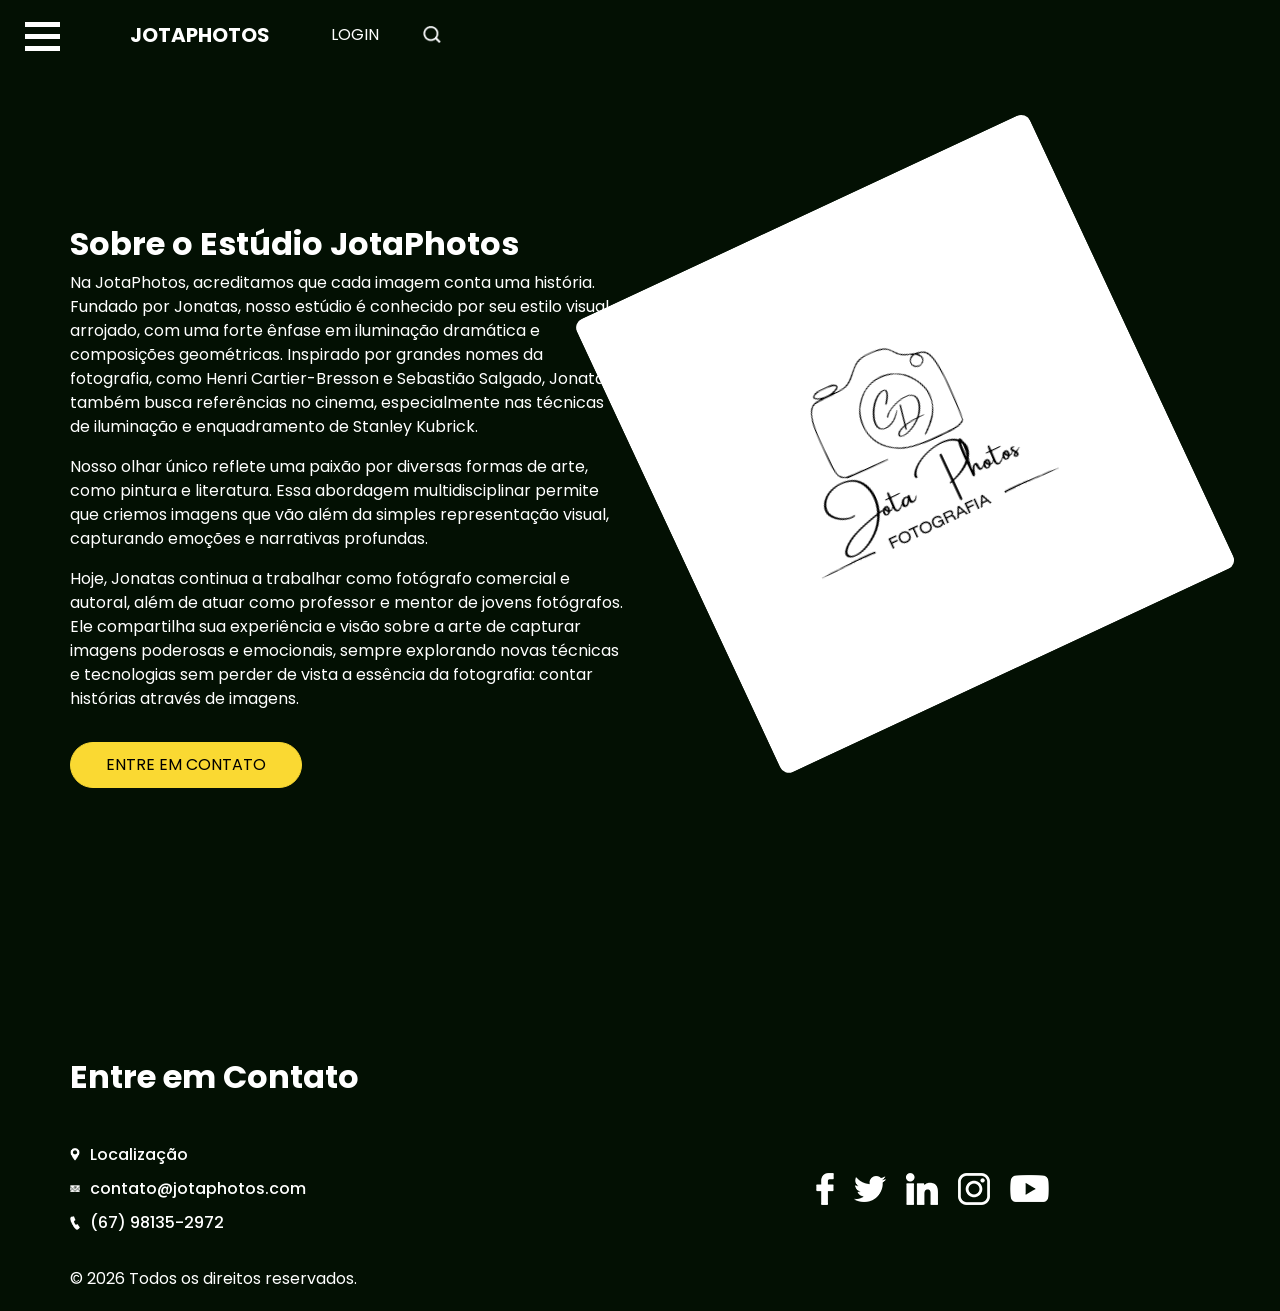
<file: about.html>
<!DOCTYPE html>
<html lang="en">

<head>
  <!-- Basic -->
  <meta charset="utf-8" />
  <meta http-equiv="X-UA-Compatible" content="IE=edge" />
  <!-- Mobile Metas -->
  <meta name="viewport" content="width=device-width, initial-scale=1, shrink-to-fit=no" />
  <!-- Site Metas -->
  <meta name="keywords" content="fotografia, arte, iluminação, composição, Jonatas" />
  <meta name="description" content="Conheça o estilo único de Jonatas, fotógrafo especializado em iluminação dramática e composições geométricas." />
  <meta name="author" content="JotaPhotos" />

  <title>JotaPhotos | Sobre</title>

  <!-- slider stylesheet -->
  <link rel="stylesheet" type="text/css" href="https://cdnjs.cloudflare.com/ajax/libs/OwlCarousel2/2.3.4/assets/owl.carousel.min.css" />

  <!-- bootstrap core css -->
  <link rel="stylesheet" type="text/css" href="css/bootstrap.css" />

  <!-- Custom styles for this template -->
  <link href="css/style.css" rel="stylesheet" />
  <!-- responsive style -->
  <link href="css/responsive.css" rel="stylesheet" />
</head>

<body class="sub_page">
  <div class="hero_area">
    <!-- header section starts -->
    <header class="header_section">
      <div class="container-fluid">
        <nav class="navbar navbar-expand-lg custom_nav-container d-block">
          <div class="main_nav_menu">
            <div class="fk_width">
              <div class="custom_menu-btn">
                
                  <span class="s-1"> </span>
                  <span class="s-2"> </span>
                  <span class="s-3"> </span>
                </button>
              </div>
              <div id="myNav" class="overlay">
                <div class="overlay-content">
                  <a class="" href="index.html">Página Inicial <span class="sr-only">(current)</span></a>
                  <a class="" href="about.html">Sobre </a>
                  <a class="" href="gallery.html">Galeria </a>
                </div>
              </div>
            </div>
            <a class="navbar-brand" href="index.html">
              <span>
                JotaPhotos
              </span>
            </a>
            <div class="user_option">
              <a href="http://localhost/site/login.html">
                Login
              </a>
              <form class="form-inline ">
                <button class="btn nav_search-btn" type="submit"></button>
              </form>
            </div>
          </div>
        </nav>
      </div>
    </header>
    <!-- end header section -->
  </div>

  <div class="layout_padding">
    <!-- about section -->
    <section class="about_section layout_padding-bottom">
      <div class="container">
        <div class="row align-items-center">
          <div class="col-md-6">
            <div class="detail-box">
              <div class="heading_container">
                <h2>
                  Sobre o Estúdio JotaPhotos
                </h2>
                <p>
                  Na JotaPhotos, acreditamos que cada imagem conta uma história. Fundado por Jonatas, nosso estúdio é conhecido por seu estilo visual arrojado, com uma forte ênfase em iluminação dramática e composições geométricas. Inspirado por grandes nomes da fotografia, como Henri Cartier-Bresson e Sebastião Salgado, Jonatas também busca referências no cinema, especialmente nas técnicas de iluminação e enquadramento de Stanley Kubrick.
                </p>
                <p>
                  Nosso olhar único reflete uma paixão por diversas formas de arte, como pintura e literatura. Essa abordagem multidisciplinar permite que criemos imagens que vão além da simples representação visual, capturando emoções e narrativas profundas.
                </p>
                <p>
                  Hoje, Jonatas continua a trabalhar como fotógrafo comercial e autoral, além de atuar como professor e mentor de jovens fotógrafos. Ele compartilha sua experiência e visão sobre a arte de capturar imagens poderosas e emocionais, sempre explorando novas técnicas e tecnologias sem perder de vista a essência da fotografia: contar histórias através de imagens.
                </p>
                <a href="https://web.whatsapp.com/" class="btn btn-primary">Entre em Contato</a>
              </div>
            </div>
          </div>
          <div class="col-md-6">
            <div class="img-box">
              <img src="images/logo.png" class="about-img" alt="Sobre o Estúdio" />
              <div class="play_btn">
                <a href="https://www.youtube.com/watch?v=example" target="_blank">
                  <img src="images/play.png" alt="Assista ao vídeo" />
                </a>
                
              </div>
            </div>
          </div>
        </div>
      </div>
    </section>
    <!-- end about section -->
  </div>

  <!-- info section -->
  <section class="info_section">
    <div class="info_container layout_padding-top">
      <div class="container">
        <div class="heading_container">
          <h2>
            Entre em Contato
          </h2>
        </div>
        <div class="info_main">
          <div class="row">
            <div class="col-md-4 col-lg-3">
              <div class="info_contact">
                <a href="https://maps.app.goo.gl/e7Xsn3aZaiQKKqVa9" class="link-box">
                  <div class="img-box">
                    <img src="images/location.png" alt="Localização" />
                  </div>
                  <div class="detail-box">
                    <h6>
                      Localização
                    </h6>
                  </div>
                </a>
                <a href="https://mail.google.com/mail/u/0/#inbox" class="link-box">
                  <div class="img-box">
                    <img src="images/mail.png" alt="E-mail" />
                  </div>
                  <div class="detail-box">
                    <h6>
                      contato@jotaphotos.com
                    </h6>
                  </div>
                </a>
                <a href="https://web.whatsapp.com/" class="link-box">
                  <div class="img-box">
                    <img src="images/call.png" alt="Telefone" />
                  </div>
                  <div class="detail-box">
                    <h6>
                      (67) 98135-2972 
                    </h6>
                  </div>
                </a>
              </div>
            </div>
            <div class="col-md-2 col-lg-3">
              <div class="info_link-box">
                <ul>
                  <li class="active">
                    
              </div>
            </div>
            <div class="col-md-6">
              <div class="social_box">
                <a href="https://pt-br.facebook.com/jotaphotos18/" target="_blank">
                  <img src="images/facebook.png" alt="Facebook" />
                </a>
                <a href="https://twitter.com/jotaphotos" target="_blank">
                  <img src="images/twitter.png" alt="Twitter" />
                </a>
                <a href="https://linkedin.com/in/jotaphotos" target="_blank">
                  <img src="images/linkedin.png" alt="LinkedIn" />
                </a>
                <a href="https://instagram.com/jotaphotos" target="_blank">
                  <img src="images/instagram.png" alt="Instagram" />
                </a>
                <a href="https://youtube.com/jotaphotos" target="_blank">
                  <img src="images/youtube.png" alt="YouTube" />
                </a>
              </div>
            </div>
          </div>
        </div>
      </div>
    </div>
  </section>
  <!-- end info section -->

  <!-- footer section -->
  <footer class="footer_section">
    <div class="container">
      <p>
        &copy; <span id="displayYear"></span> Todos os direitos reservados. 
        <a href="https://html.design/"></a>
      </p>
    </div>
  </footer>
  <!-- footer section -->

  <script src="js/jquery-3.4.1.min.js"></script>
  <script src="js/bootstrap.js"></script>
  <script src="https://cdnjs.cloudflare.com/ajax/libs/OwlCarousel2/2.3.4/owl.carousel.min.js"></script>
  <script src="js/custom.js"></script>
</body>

</html>
</file>
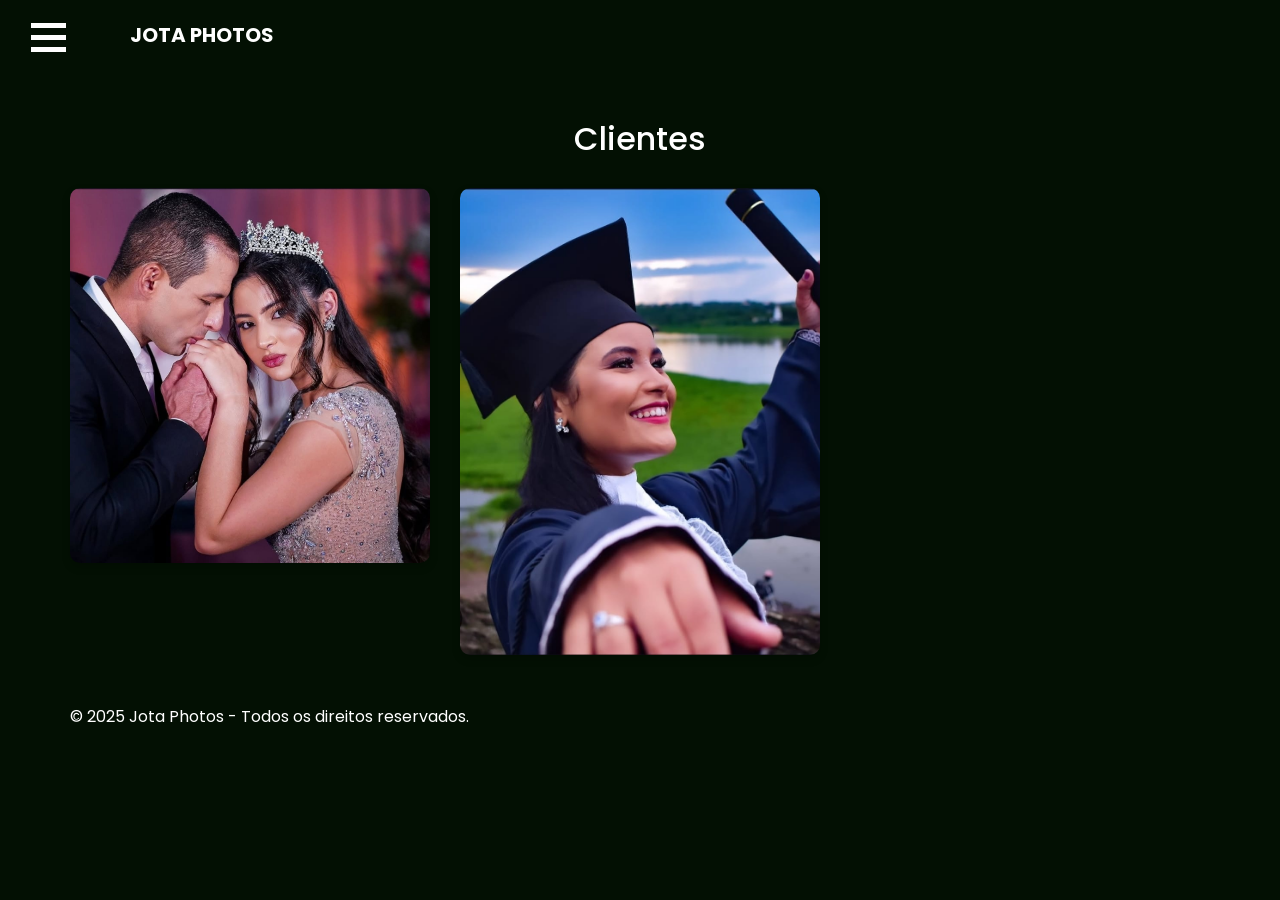
<file: admin.html>
<!DOCTYPE html>
<html lang="pt-BR">
<head>
    <meta charset="UTF-8">
    <meta name="viewport" content="width=device-width, initial-scale=1.0">
    <title>Painel de Administração - Jota Photos</title>
    <link rel="stylesheet" href="css/admin.css">
    <link rel="stylesheet" type="text/css" href="https://cdnjs.cloudflare.com/ajax/libs/OwlCarousel2/2.3.4/assets/owl.carousel.min.css" />
    <link rel="stylesheet" type="text/css" href="css/bootstrap.css" />
    <link href="css/style.css" rel="stylesheet" />
    <link href="css/responsive.css" rel="stylesheet" />
</head>
<body>
    <!-- Cabeçalho -->
    <header class="header_section">
        <div class="container-fluid">
            <nav class="navbar navbar-expand-lg custom_nav-container d-block">
                <div class="main_nav_menu">
                    <div class="fk_width">
                        <div class="custom_menu-btn">
                            <button onclick="openNav()">
                                <span class="s-1"> </span>
                                <span class="s-2"> </span>
                                <span class="s-3"> </span>
                            </button>
                        </div>
                        <div id="myNav" class="overlay">
                            <div class="overlay-content">
                                <a href="index.html">Página Inicial <span class="sr-only">(current)</span></a>
                                <a href="about.html">Sobre</a>
                                <a href="gallery.html">Galeria</a>
                            </div>
                        </div>
                    </div>
                    <a class="navbar-brand" href="index.html">
                        <span>Jota Photos</span>
                    </a>
                </div>
            </nav>
        </div>
    </header>

    <!-- Seção Clientes -->
    <section class="clientes-section">
        <div class="container">
            <h2>Clientes</h2>
            <div class="row">
                <!-- Exemplo de Cliente 1 -->
                <div class="col-md-4">
                    <div class="cliente-item">
                        <img src="images/blog1.jpg" alt="Cliente 1" class="cliente-img">
                        <div class="cliente-info">
                            <h3>Cliente VANESSA</h3>
                            <p>Data: 05/05/2025<br>Descrição: 15 ANOS <br>Valor: R$ 500,00</p>
                        </div>
                        <a href="cliente1.html" class="cliente-link"></a>
                    </div>
                </div>
                <!-- Exemplo de Cliente 2 -->
                <div class="col-md-4">
                    <div class="cliente-item">
                        <img src="images/blog2.jpg" alt="Cliente 2" class="cliente-img">
                        <div class="cliente-info">
                            <h3>Cliente ANA CAROLINA</h3>
                            <p>Data: 02/04/2025<br>Descrição: FORMATURA<br>Valor: R$ 700,00</p>
                        </div>
                        <a href="cliente2.html" class="cliente-link"></a>
                    </div>
                </div>
                <!-- Adicione mais clientes conforme necessário -->
            </div>
        </div>
    </section>

    <!-- Rodapé -->
    <footer class="footer">
        <div class="container">
            <p>&copy; 2025 Jota Photos - Todos os direitos reservados.</p>
        </div>
    </footer>

    <!-- Scripts -->
    <script src="js/jquery-3.4.1.min.js"></script>
    <script src="js/bootstrap.js"></script>
    <script src="js/particles.js"></script>
    <script src="js/custom.js"></script>
</body>
</html>
</file>
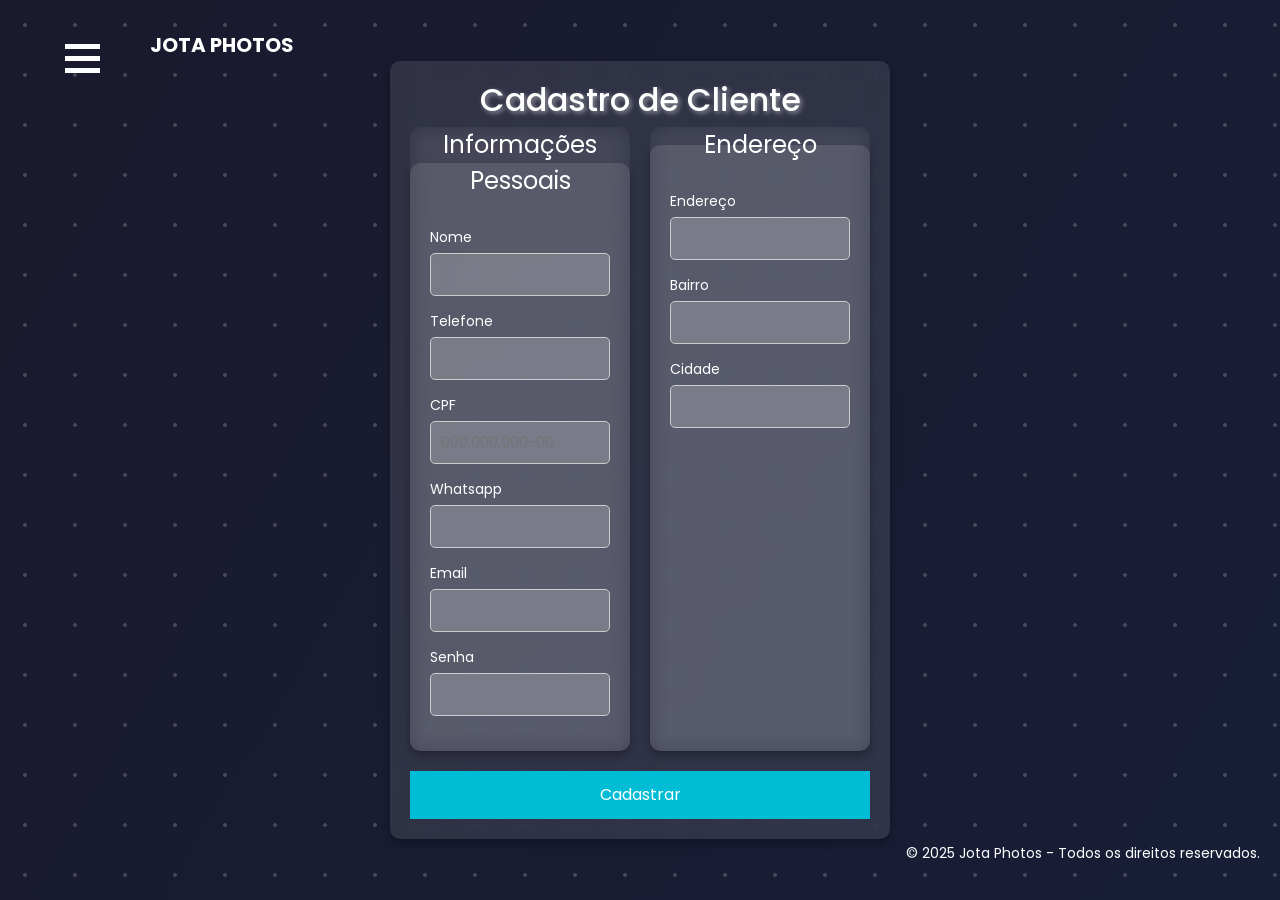
<file: cadastro_cliente.html>
<!DOCTYPE html>
<html lang="pt-BR">
<head>
    <meta charset="UTF-8">
    <meta name="viewport" content="width=device-width, initial-scale=1.0">
    <title>Cadastro de Cliente</title>
    <link rel="stylesheet" href="css/cadastro.css">
    <link rel="stylesheet" type="text/css" href="https://cdnjs.cloudflare.com/ajax/libs/OwlCarousel2/2.3.4/assets/owl.carousel.min.css" />
    <link rel="stylesheet" type="text/css" href="css/bootstrap.css" />
    <link href="css/style.css" rel="stylesheet" />
    <link href="css/responsive.css" rel="stylesheet" />
</head>
<body>
    
    
    
    <!-- Cabeçalho -->
    <header class="header_section">
        <div class="container-fluid">
            <nav class="navbar navbar-expand-lg custom_nav-container d-block">
                <div class="main_nav_menu">
                    <div class="fk_width">
                        <div class="custom_menu-btn">
                            <button onclick="openNav()">
                                <span class="s-1"> </span>
                                <span class="s-2"> </span>
                                <span class="s-3"> </span>
                            </button>
                        </div>
                        <div id="myNav" class="overlay">
                            <div class="overlay-content">
                                <a href="index.html">Página Inicial <span class="sr-only">(current)</span></a>
                                <a href="about.html">Sobre</a>
                                <a href="gallery.html">Galeria</a>
                            </div>
                        </div>
                    </div>
                    <a class="navbar-brand" href="index.html">
                        <span>Jota Photos</span>
                        
                        
                    </a>
                </div>
            </nav>
        </div>
    </header>

    <!-- Formulário de Cadastro -->
    <div class="form-container">
        <h2>Cadastro de Cliente</h2>
        <form id="form-cadastro" action="php/cadastro.php" method="POST">
            <div class="fields-container">
                <!-- Informações Pessoais -->
                <fieldset class="field-column">
                    <legend>Informações Pessoais</legend>
            
                    <div class="input-group">
                        <label for="nome">Nome</label>
                        <input type="text" id="nome" name="nome" required>
                    </div>
            
                    <div class="input-group">
                        <label for="telefone">Telefone</label>
                        <input type="tel" id="telefone" name="telefone" required>
                    </div>
            
                    <div class="input-group">
                        <label for="cpf">CPF</label>
                        <input type="text" id="cpf" name="cpf" pattern="\d{3}\.\d{3}\.\d{3}-\d{2}" placeholder="000.000.000-00" required>
                    </div>
            
                    <div class="input-group">
                        <label for="whatsapp">Whatsapp</label>
                        <input type="tel" id="whatsapp" name="whatsapp" required>
                    </div>
            
                    <div class="input-group">
                        <label for="email">Email</label>
                        <input type="email" id="email" name="email" required>
                    </div>
            
                    <div class="input-group">
                        <label for="senha">Senha</label>
                        <input type="password" id="senha" name="senha" required>
                    </div>
                </fieldset>
        
                <!-- Endereço -->
                <fieldset class="field-column">
                    <legend>Endereço</legend>
            
                    <div class="input-group">
                        <label for="endereco">Endereço</label>
                        <input type="text" id="endereco" name="endereco" required>
                    </div>
            
                    <div class="input-group">
                        <label for="bairro">Bairro</label>
                        <input type="text" id="bairro" name="bairro" required>
                    </div>
            
                    <div class="input-group">
                        <label for="cidade">Cidade</label>
                        <input type="text" id="cidade" name="cidade" required>
                    </div>
                </fieldset>
            </div>
        
            <button type="submit">Cadastrar</button>
        </form>
    </div>

    <!-- Footer -->
    <footer class="footer">
        <p>&copy; 2025 Jota Photos - Todos os direitos reservados.</p>
    </footer>

    <!-- Scripts -->
    <script src="js/jquery-3.4.1.min.js"></script>
    <script src="js/bootstrap.js"></script>
    <script src="js/particles.js"></script>
    <script src="js/custom.js"></script>
</body>
</html>
</file>
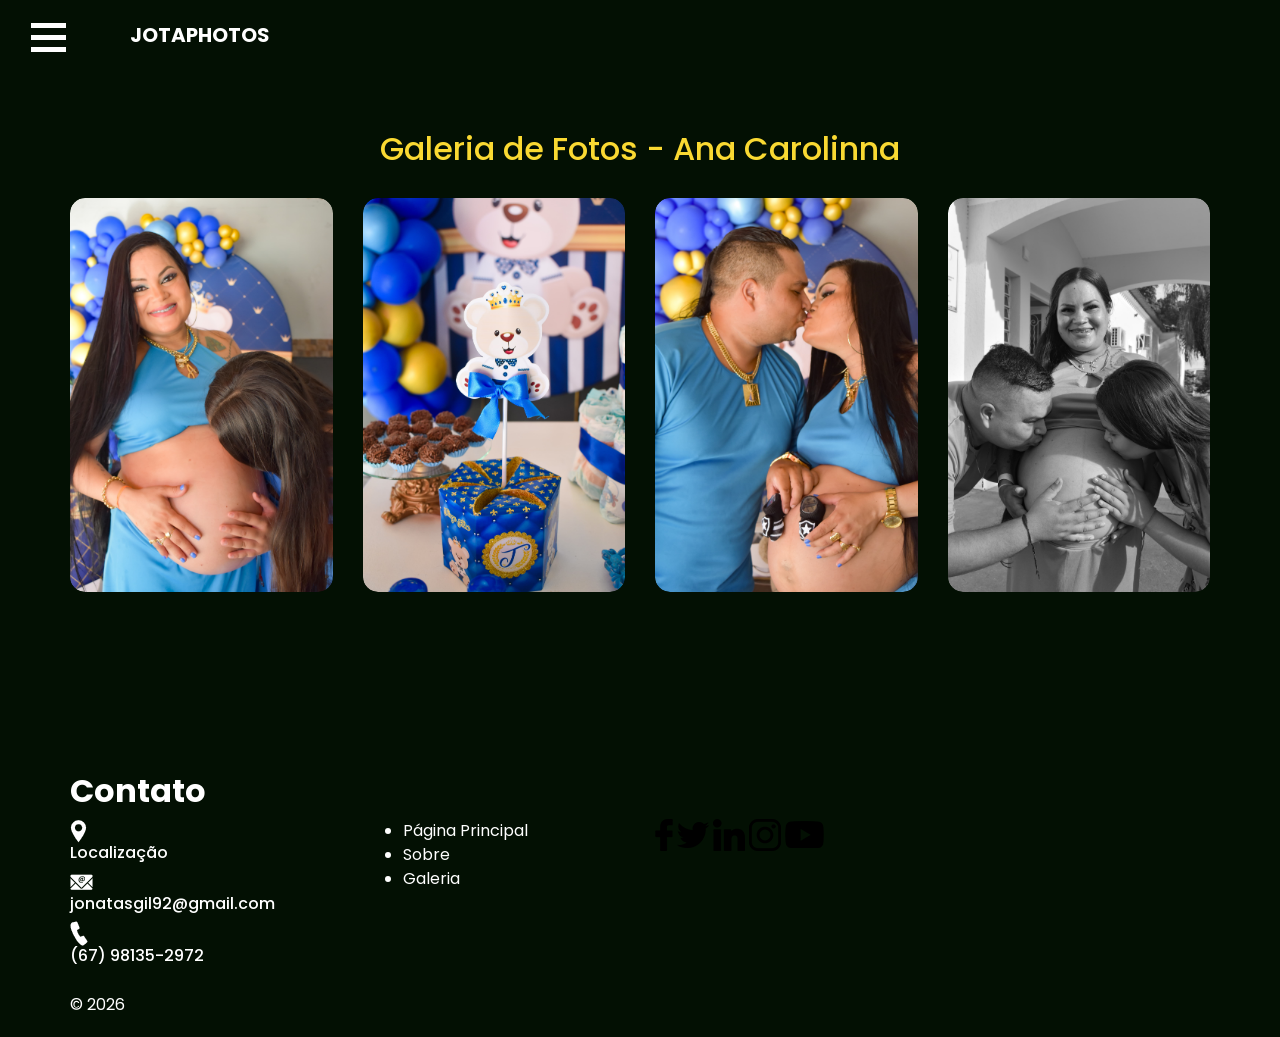
<file: cliente2.html>
<!DOCTYPE html>
<html lang="en">

<head>
  <!-- Basic -->
  <meta charset="utf-8" />
  <meta http-equiv="X-UA-Compatible" content="IE=edge" />
  <!-- Mobile Metas -->
  <meta name="viewport" content="width=device-width, initial-scale=1, shrink-to-fit=no" />
  <!-- Site Metas -->
  <meta name="keywords" content="" />
  <meta name="description" content="" />
  <meta name="author" content="" />

  <title>JotaPhotos | Cliente 2</title>

  <!-- slider stylesheet -->
  <link rel="stylesheet" type="text/css" href="https://cdnjs.cloudflare.com/ajax/libs/OwlCarousel2/2.3.4/assets/owl.carousel.min.css" />

  <!-- bootstrap core css -->
  <link rel="stylesheet" type="text/css" href="css/bootstrap.css" />

  <!-- Custom styles for this template -->
  <link href="css/style.css" rel="stylesheet" />
  <!-- responsive style -->
  <link href="css/responsive.css" rel="stylesheet" />
  <!-- Estilo específico da galeria -->
  <link href="css/clientes.css" rel="stylesheet" />
</head>

<body class="sub_page">
  <div class="hero_area">
    <!-- header section starts -->
    <header class="header_section">
      <div class="container-fluid">
        <nav class="navbar navbar-expand-lg custom_nav-container d-block">
          <div class="main_nav_menu">
            <div class="fk_width">
              <div class="custom_menu-btn">
                <button onclick="openNav()">
                  <span class="s-1"> </span>
                  <span class="s-2"> </span>
                  <span class="s-3"> </span>
                </button>
              </div>
              <div id="myNav" class="overlay">
                <div class="overlay-content">
                  <a class="" href="index.html">Página Principal <span class="sr-only">(current)</span></a>
                  <a class="" href="about.html">Sobre </a>
                  <a class="" href="gallery.html">Galeria </a>
                </div>
              </div>
            </div>
            <a class="navbar-brand" href="index.html">
              <span>
                JotaPhotos
              </span>
            </a>
            <!-- Removido o botão de login -->
          </div>
        </nav>
      </div>
    </header>
    <!-- end header section -->
  </div>

  <!-- Seção Galeria -->
  <section id="portfolio" class="gallery_section layout_padding-top">
    <div class="container">
      <h2>Galeria de Fotos - Ana Carolinna</h2>
      <div class="row">
        <div class="col-md-3">
          <div class="gallery-item">
            <img src="images/ana_carolina/bb1 (1).jpg" alt="chá Revelação" onclick="openModal(this)">
            <div class="caption">Chá Revelação</div>
          </div>
        </div>
        <div class="col-md-3">
          <div class="gallery-item">
            <img src="images/ana_carolina/bb1 (2).jpg" alt="chá De Fraldas" onclick="openModal(this)">
            <div class="caption">chá De Fraldas</div>
          </div>
        </div>
        <div class="col-md-3">
          <div class="gallery-item">
            <img src="images/ana_carolina/bb1 (3).jpg" alt="Ensaio matenidade" onclick="openModal(this)">
            <div class="caption">Ensaio Maternidade</div>
          </div>
        </div>
        <div class="col-md-3">
          <div class="gallery-item">
            <img src="images/ana_carolina/bb1 (6).jpg" alt="Parto" onclick="openModal(this)">
            <div class="caption">Maternidade</div>
          </div>
        </div>
      </div>
    </div>
  </section>

  <!-- Modal para Visualização de Imagens -->
  <div id="modal" class="modal">
    <span class="close" onclick="closeModal()">&times;</span>
    <img class="modal-content" id="modal-image">
  </div>

  <!-- Rodapé -->
  <footer class="footer_section">
    <div class="info_container layout_padding-top">
      <div class="container">
        <div class="heading_container">
          <h2>Contato</h2>
        </div>
        <div class="info_main">
          <div class="row">
            <div class="col-md-4 col-lg-3">
              <div class="info_contact">
                <a href="https://maps.app.goo.gl/e7Xsn3aZaiQKKqVa9" class="link-box">
                  <div class="img-box">
                    <img src="images/location.png" alt="Localização" />
                  </div>
                  <div class="detail-box">
                    <h6>
                      Localização
                    </h6>
                  </div>
                </a>
                <a href="https://mail.google.com/mail/u/0/#inbox" class="link-box">
                  <div class="img-box">
                    <img src="images/mail.png" alt="E-mail" />
                  </div>
                  <div class="detail-box">
                    <h6>
                      jonatasgil92@gmail.com
                    </h6>
                  </div>
                </a>
                <a href="https://web.whatsapp.com/" class="link-box">
                  <div class="img-box">
                    <img src="images/call.png" alt="Telefone" />
                  </div>
                  <div class="detail-box">
                    <h6>
                      (67) 98135-2972
                    </h6>
                  </div>
                </a>
              </div>
            </div>
            <div class="col-md-2 col-lg-3">
              <div class="info_link-box">
                <ul>
                  <li class="active">
                    <a class="" href="index.html">Página Principal <span class="sr-only">(current)</span></a>
                  </li>
                  <li class="">
                    <a class="" href="about.html">Sobre</a>
                  </li>
                  <li class="">
                    <a class="" href="gallery.html">Galeria</a>
                  </li>
                </ul>
              </div>
            </div>
            <div class="col-md-6">
              <div class="social_box">
                <a href="https://facebook.com/jotaphotos18" target="_blank">
                  <img src="images/facebook.png" alt="Facebook" />
                </a>
                <a href="https://twitter.com/jotaphotos" target="_blank">
                  <img src="images/twitter.png" alt="Twitter" />
                </a>
                <a href="https://linkedin.com/in/jotaphotos" target="_blank">
                  <img src="images/linkedin.png" alt="LinkedIn" />
                </a>
                <a href="https://instagram.com/jotaphotos" target="_blank">
                  <img src="images/instagram.png" alt="Instagram" />
                </a>
                <a href="https://youtube.com/jotaphotos" target="_blank">
                  <img src="images/youtube.png" alt="YouTube" />
                </a>
              </div>
            </div>
          </div>
        </div>
      </div>
    </div>
    <div class="container">
      <p>
        &copy; <span id="displayYear"></span>
      </p>
    </div>
  </footer>
  <!-- footer section -->

  <script src="js/jquery-3.4.1.min.js"></script>
  <script src="js/bootstrap.js"></script>
  <script src="https://cdnjs.cloudflare.com/ajax/libs/OwlCarousel2/2.3.4/owl.carousel.min.js"></script>
  <script src="js/custom.js"></script>
  <script>
    // Função para abrir o modal
    function openModal(image) {
      const modal = document.getElementById('modal');
      const modalImage = document.getElementById('modal-image');
      modal.style.display = 'block';
      modalImage.src = image.src;
    }

    // Função para fechar o modal
    function closeModal() {
      const modal = document.getElementById('modal');
      modal.style.display = 'none';
    }

    // Fechar o modal ao clicar fora da imagem
    window.onclick = function(event) {
      const modal = document.getElementById('modal');
      if (event.target === modal) {
        modal.style.display = 'none';
      }
    };
  </script>
</body>

</html>
</file>
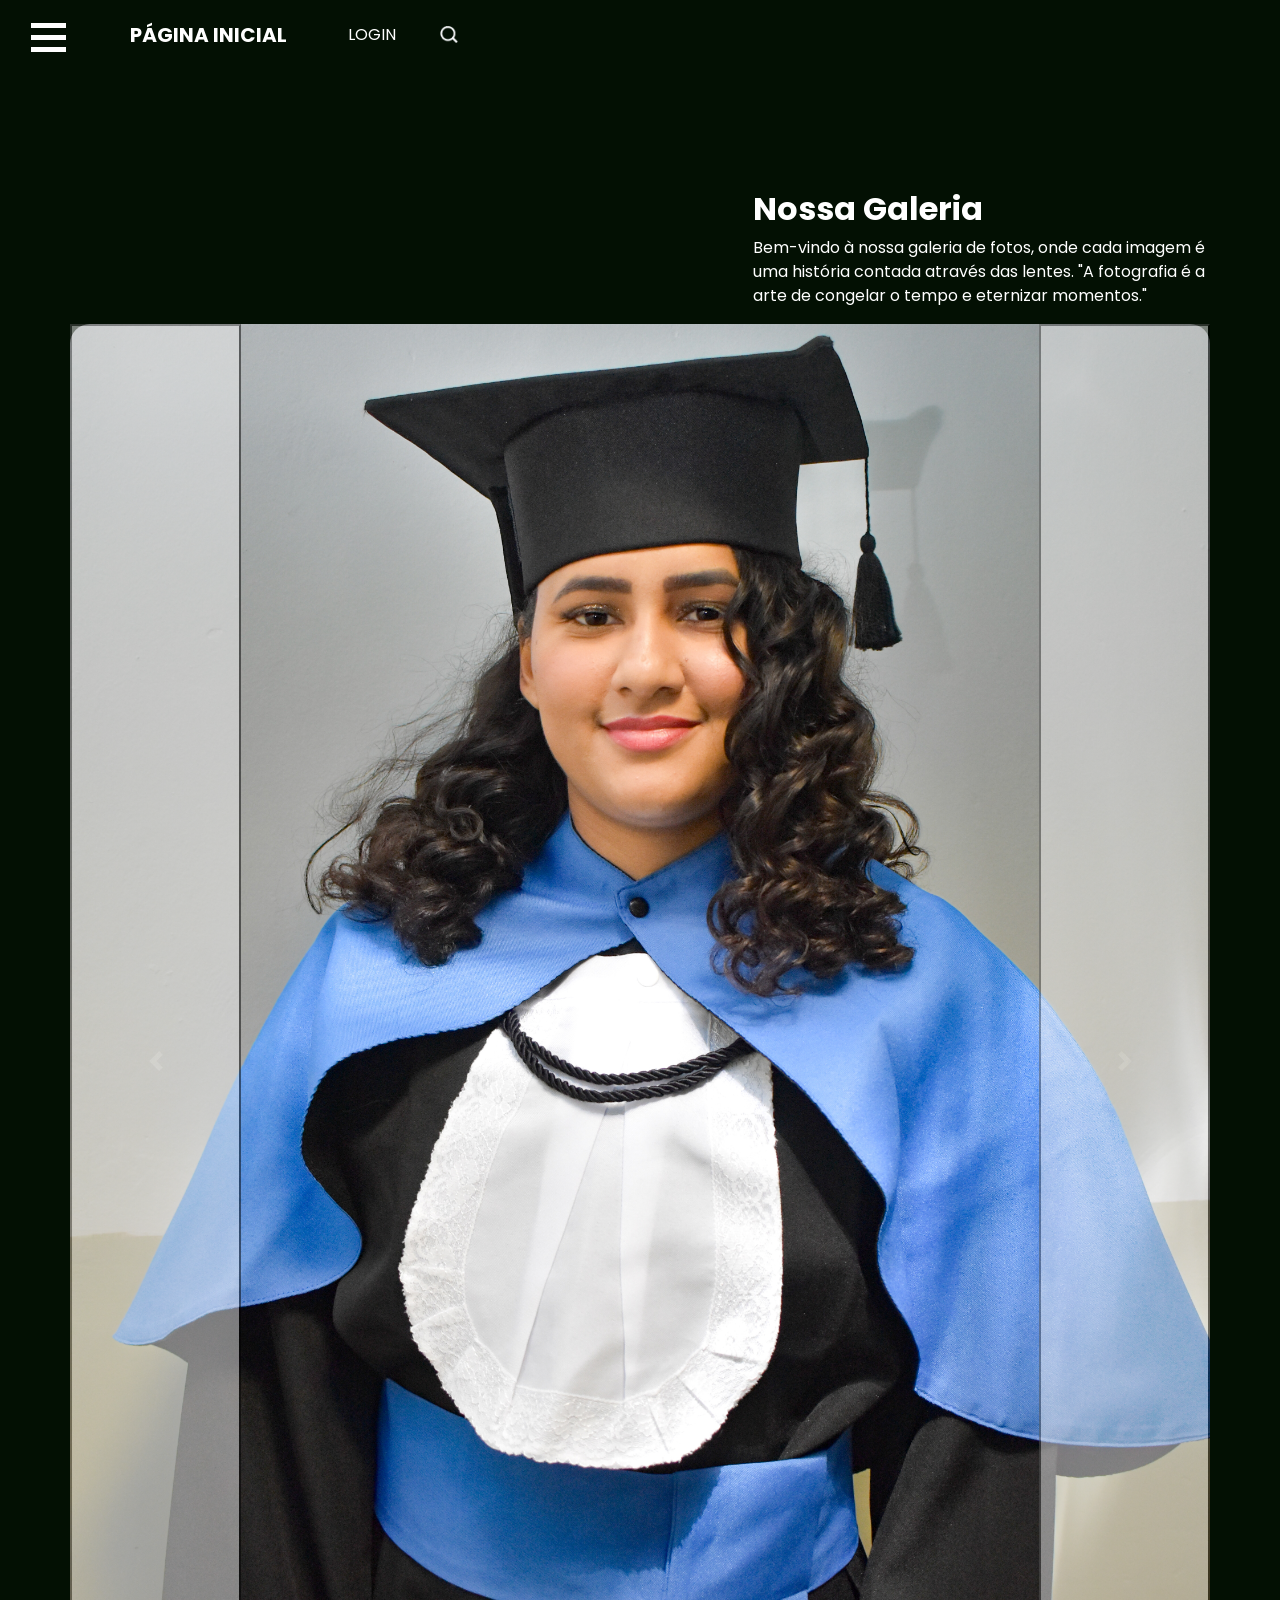
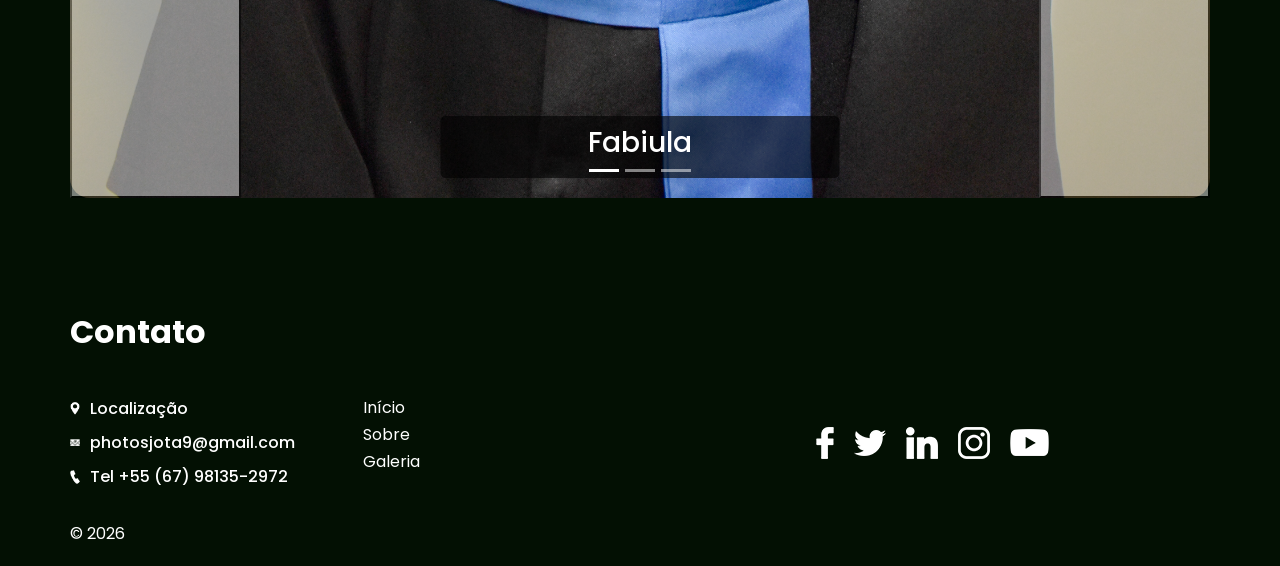
<file: gallery.html>
<!DOCTYPE html>
<html lang="en">

<head>
  <!-- Basic -->
  <meta charset="utf-8" />
  <meta http-equiv="X-UA-Compatible" content="IE=edge" />
  <!-- Mobile Metas -->
  <meta name="viewport" content="width=device-width, initial-scale=1, shrink-to-fit=no" />
  <!-- Site Metas -->
  <meta name="keywords" content="" />
  <meta name="description" content="" />
  <meta name="author" content="" />

  <title>Página Inicial</title>

  <!-- slider stylesheet -->
  <link rel="stylesheet" type="text/css" href="https://cdnjs.cloudflare.com/ajax/libs/OwlCarousel2/2.3.4/assets/owl.carousel.min.css" />

  <!-- bootstrap core css -->
  <link rel="stylesheet" type="text/css" href="css/bootstrap.css" />

  <!-- Custom styles for this template -->
  <link href="css/style.css" rel="stylesheet" />
  <!-- responsive style -->
  <link href="css/responsive.css" rel="stylesheet" />
</head>

<body class="sub_page">
  <div class="hero_area">
    <!-- header section starts -->
    <header class="header_section">
      <div class="container-fluid">
        <nav class="navbar navbar-expand-lg custom_nav-container d-block">
          <div class="main_nav_menu">
            <div class="fk_width">
              <div class="custom_menu-btn">
                <button onclick="openNav()">
                  <span class="s-1"> </span>
                  <span class="s-2"> </span>
                  <span class="s-3"> </span>
                </button>
              </div>
              <div id="myNav" class="overlay">
                <div class="overlay-content">
                  <a class="" href="index.html">Início <span class="sr-only">(current)</span></a>
                  <a class="" href="about.html">Sobre </a>
                  <a class="" href="gallery.html">Galeria </a>
                </div>
              </div>
            </div>
            <a class="navbar-brand" href="index.html">
              <span>
                Página Inicial
              </span>
            </a>
            <div class="user_option">
              <a href="http://localhost/site/login.html">
                Login
              </a>
              <form class="form-inline ">
                <button class="btn nav_search-btn" type="submit"></button>
              </form>
            </div>
          </div>
        </nav>
      </div>
    </header>
    <!-- end header section -->
  </div>

  <!-- Carrossel de Clientes -->
  <section class="carousel_section layout_padding">
    <div class="container">
      <div class="row">
        <div class="col-lg-5 ml-auto">
          <div class="heading_container">
            <h2>
              Nossa Galeria
            </h2>
            <p>
              Bem-vindo à nossa galeria de fotos, onde cada imagem é uma história contada através das lentes. "A fotografia é a arte de congelar o tempo e eternizar momentos."
            </p>
          </div>
        </div>
      </div>
    </div>
    <div class="container">
      <div id="clientCarousel" class="carousel slide" data-ride="carousel">
        <ol class="carousel-indicators">
          <li data-target="#clientCarousel" data-slide-to="0" class="active"></li>
          <li data-target="#clientCarousel" data-slide-to="1"></li>
          <li data-target="#clientCarousel" data-slide-to="2"></li>
        </ol>
        <div class="carousel-inner">
          <div class="carousel-item active">
            <a href="cliente1.html">
              <img src="images/fabiula/client.jpg" alt="Fabiula" class="d-block w-100 carousel-image" />
              <div class="carousel-caption">
                <h3>Fabiula</h3>
              </div>
            </a>
          </div>
          <div class="carousel-item">
            <a href="cliente2.html">
              <img src="images/ana_carolina/bb1 (5).jpg" alt="ana_carolina" class="d-block w-100 carousel-image" />
              <div class="carousel-caption">
                <h3>Ana Carolinna</h3>
              </div>
            </a>
          </div>
          <div class="carousel-item">
            <a href="cliente3.html">
              <img src="images/fernanda/fer1 (1).JPG" alt="Fernanda" class="d-block w-100 carousel-image" />
              <div class="carousel-caption">
                <h3>Fernanda</h3>
              </div>
            </a>
          </div>
        </div>
        <button class="carousel-control-prev" type="button" data-target="#clientCarousel" data-slide="prev">
          <span class="carousel-control-prev-icon" aria-hidden="true"></span>
          <span class="sr-only">Anterior</span>
        </button>
        <button class="carousel-control-next" type="button" data-target="#clientCarousel" data-slide="next">
          <span class="carousel-control-next-icon" aria-hidden="true"></span>
          <span class="sr-only">Próximo</span>
        </button>
      </div>
    </div>
  </section>
  <!-- end carrossel section -->

  <!-- info section -->
  <section class="info_section">
    <div class="info_container layout_padding-top">
      <div class="container">
        <div class="heading_container">
          <h2>
            Contato
          </h2>
        </div>
        <div class="info_main">
          <div class="row">
            <div class="col-md-4 col-lg-3">
              <div class="info_contact">
                <a href="https://maps.app.goo.gl/e7Xsn3aZaiQKKqVa9" class="link-box">
                  <div class="img-box">
                    <img src="images/location.png" alt="" />
                  </div>
                  <div class="detail-box">
                    <h6>
                      Localização
                    </h6>
                  </div>
                </a>
                <a href="https://mail.google.com/mail/u/0/#inbox" class="link-box">
                  <div class="img-box">
                    <img src="images/mail.png" alt="" />
                  </div>
                  <div class="detail-box">
                    <h6>
                      photosjota9@gmail.com
                    </h6>
                  </div>
                </a>
                <a href="https://web.whatsapp.com/" class="link-box">
                  <div class="img-box">
                    <img src="images/call.png" alt="" />
                  </div>
                  <div class="detail-box">
                    <h6>
                      Tel +55 (67) 98135-2972
                    </h6>
                  </div>
                </a>
              </div>
            </div>
            <div class="col-md-2 col-lg-3">
              <div class="info_link-box">
                <ul>
                  <li class="">
                    <a class="" href="index.html">Início <span class="sr-only">(current)</span></a>
                  </li>
                  <li class="">
                    <a class="" href="about.html">Sobre </a>
                  </li>
                  <li class="">
                    <a class="" href="gallery.html">Galeria </a>
                  </li>
                </ul>
              </div>
            </div>
            <div class="col-md-6">
              <div class="social_box">
                <a href="https://pt-br.facebook.com/jotaphotos18/">
                  <img src="images/facebook.png" alt="" />
                </a>
                <a href="https://x.com/Twitter">
                  <img src="images/twitter.png" alt="" />
                </a>
                <a href="https://br.linkedin.com/">
                  <img src="images/linkedin.png" alt="" />
                </a>
                <a href="https://www.instagram.com/">
                  <img src="images/instagram.png" alt="" />
                </a>
                <a href="https://youtu.be/p1JmzB6E-C8?si=jleQZT767x_VD8qw">
                  <img src="images/youtube.png" alt="" />
                </a>
              </div>
            </div>
          </div>
        </div>
      </div>
    </div>
  </section>
  <!-- end info section -->

  <!-- footer section -->
  <footer class="footer_section">
    <div class="container">
      <p>
        &copy; <span id="displayYear"></span>
      </p>
    </div>
  </footer>
  <!-- footer section -->

  <script src="js/jquery-3.4.1.min.js"></script>
  <script src="js/bootstrap.js"></script>
  <script src="https://cdnjs.cloudflare.com/ajax/libs/OwlCarousel2/2.3.4/owl.carousel.min.js"></script>
  <script src="js/custom.js"></script>
</body>

</html>
</file>
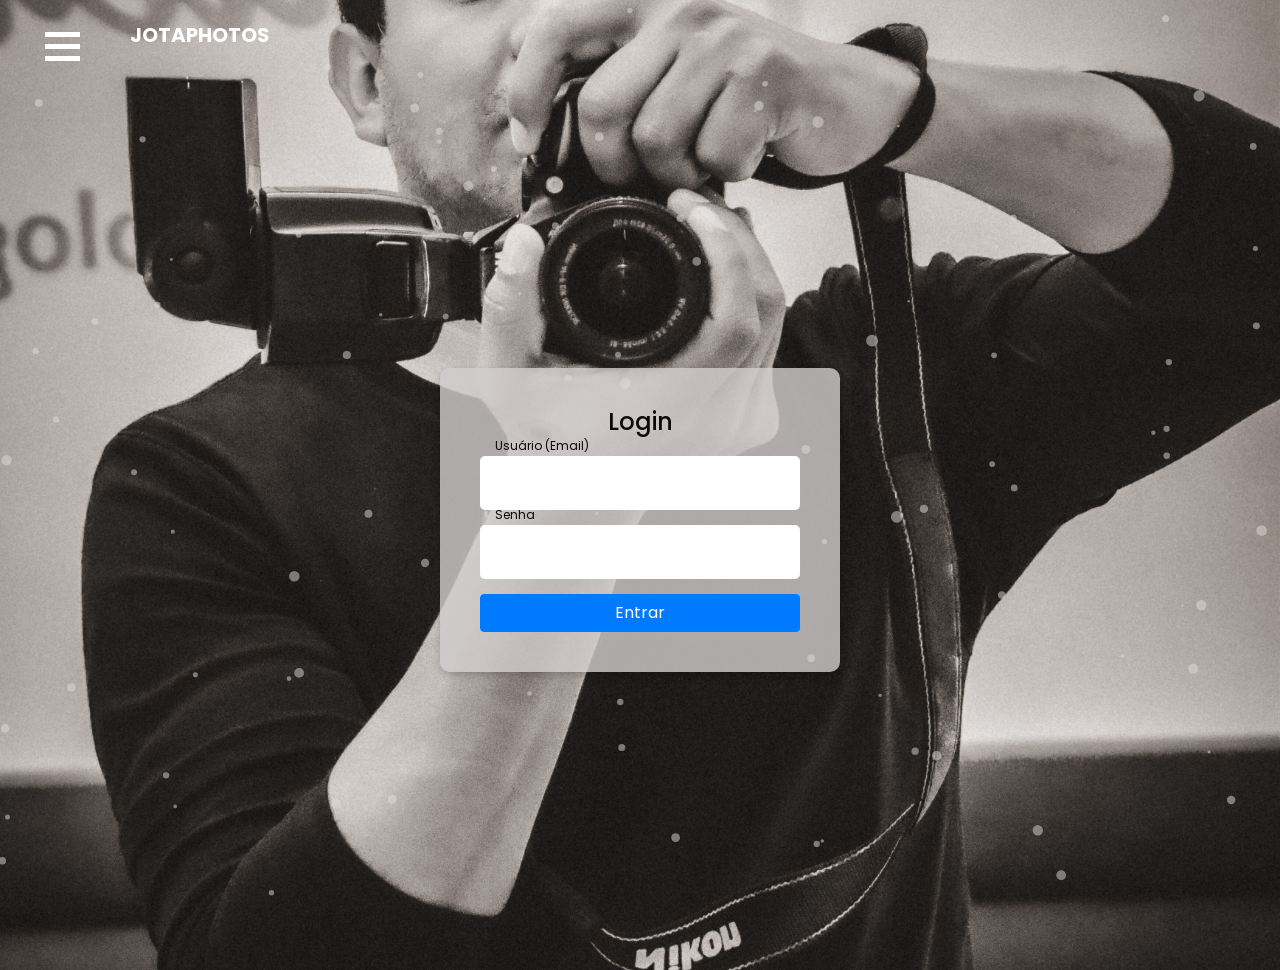
<file: login.html>
<!DOCTYPE html>
<html lang="pt-br">
    
<head>
    <meta charset="UTF-8">
    <meta name="viewport" content="width=device-width, initial-scale=1.0">
    <title>Tela de Login</title>
    <link rel="stylesheet" href="css/login.css">
    <link rel="stylesheet" type="text/css" href="css/bootstrap.css" />
    <link href="css/style.css" rel="stylesheet" />
    <link href="css/responsive.css" rel="stylesheet" />
</head>
<body>
    
    
    <!-- Cabeçalho -->
    <header class="header_section">
        
        <div class="container-fluid">
            <nav class="navbar navbar-expand-lg custom_nav-container d-block">
                <div class="main_nav_menu">
                    <div class="fk_width">
                        <div class="custom_menu-btn">
                            <button onclick="openNav()">
                                <span class="s-1"> </span>
                                <span class="s-2"> </span>
                                <span class="s-3"> </span>
                            </button>
                        </div>
                        <div id="myNav" class="overlay">
                            <div class="overlay-content">
                                <a class="" href="index.html">Página Inicial <span class="sr-only">(current)</span></a>
                                <a class="" href="about.html">Sobre </a>
                                <a class="" href="gallery.html">Galeria </a>
                            </div>
                        </div>
                    </div>
                    <a class="navbar-brand" href="index.html">
                        <span>JotaPhotos</span>
                    </a>
                </div>
            </nav>
        </div>
    </header>
    

    <!-- Partículas e Imagem de Fundo -->
    <canvas id="background"></canvas>
   
    <div class="login-container">
        
        <div class="login-box">
            
            <h2>Login</h2>
            <form action="php/login.php" method="POST" id="loginForm">
                <div class="input-box">
                    <input type="text" name="email" required>
                    <label>Usuário (Email)</label>
                </div>
                <div class="input-box">
                    <input type="password" name="senha" required>
                    <label>Senha</label>
                </div>
                <button type="submit" class="btn btn-primary">Entrar</button>
                
                
            </form>
           
            
            
            
            
        </div>
    </div>

    <!-- Scripts -->
    <script src="js/jquery-3.4.1.min.js"></script>
    <script src="js/bootstrap.js"></script>
    <script src="js/particles.js"></script>
    <script src="js/custom.js"></script>
</body>
</html>
</file>
<file: css/style.css>
@import url("https://fonts.googleapis.com/css2?family=Open+Sans:wght@400;700&family=Poppins:wght@400;500;700&display=swap");
@font-face {
  font-family: "Andale Mono";
  src: url(../fonts/AndaleMono.ttf);
}

html {
  scroll-behavior: smooth;
  overflow-x: hidden;
}

body {
  font-family: "Poppins", sans-serif;
  color: #ffffff;
  background-color: #031003;
}

.layout_margin {
  margin-top: 90px;
  margin-bottom: 90px;
}

.layout_padding {
  padding-top: 120px;
  padding-bottom: 120px;
}

.layout_padding2 {
  padding-top: 45px;
  padding-bottom: 45px;
}

.layout_padding2-top {
  padding-top: 45px;
}

.layout_padding2-bottom {
  padding-bottom: 45px;
}

.layout_padding-top {
  padding-top: 120px;
}

.layout_padding-bottom {
  padding-bottom: 120px;
}

.heading_container {
  display: -webkit-box;
  display: -ms-flexbox;
  display: flex;
  -webkit-box-orient: vertical;
  -webkit-box-direction: normal;
      -ms-flex-direction: column;
          flex-direction: column;
  -webkit-box-align: start;
      -ms-flex-align: start;
          align-items: flex-start;
  color: #ffffff;
}

.heading_container h2 {
  font-weight: bold;
}

.heading_container a {
  display: inline-block;
  background: #fad932;
  color: #000000;
  padding: 10px 35px;
  border-radius: 30px;
  border: 1px solid #fad932;
  -webkit-transition: all 0.3s;
  transition: all 0.3s;
  text-transform: uppercase;
  margin-top: 15px;
}

.heading_container a:hover {
  background: transparent;
  color: #fad932;
}

@-webkit-keyframes hueAnimate {
  0% {
    -webkit-filter: hue-rotate(0deg);
            filter: hue-rotate(0deg);
  }
  100% {
    -webkit-filter: hue-rotate(360deg);
            filter: hue-rotate(360deg);
  }
}

@keyframes hueAnimate {
  0% {
    -webkit-filter: hue-rotate(0deg);
            filter: hue-rotate(0deg);
  }
  100% {
    -webkit-filter: hue-rotate(360deg);
            filter: hue-rotate(360deg);
  }
}

/*header section*/
.hero_area {
  position: relative;
}

.sub_page .info_section .social_box {
  -webkit-filter: invert(100%);
          filter: invert(100%);
}

.header_section .container-fluid {
  padding-right: 25px;
  padding-left: 25px;
}

.header_section .nav_container {
  margin: 0 auto;
}

.custom_nav-container.navbar-expand-lg .navbar-nav .nav-link img {
  width: 22px;
  margin-right: 15px;
}

.custom_nav-container.navbar-expand-lg .navbar-nav .nav-link {
  padding: 0px 25px;
  color: #fefeff;
  text-align: center;
  font-family: "Roboto", sans-serif;
}

.custom_menu-btn {
  z-index: 9;
  position: absolute;
  left: 0;
  top: 15px;
}

.custom_menu-btn button {
  outline: none;
  border: none;
  background-color: transparent;
}

.custom_menu-btn span {
  display: block;
  width: 35px;
  height: 5px;
  background-color: #fff;
  margin: 7px 0;
  -webkit-transition: all 0.3s;
  transition: all 0.3s;
}

.custom_menu-btn .s-2 {
  -webkit-transition: all 0.1s;
  transition: all 0.1s;
}

.menu_btn-style {
  position: fixed;
  left: 22px;
  top: 15px;
}

.menu_btn-style button {
  -webkit-transform: translateX(14px);
          transform: translateX(14px);
}

.menu_btn-style button .s-1 {
  -webkit-transform: rotate(45deg) translateY(17px);
          transform: rotate(45deg) translateY(17px);
}

.menu_btn-style button .s-2 {
  -webkit-transform: translateX(-100px);
          transform: translateX(-100px);
}

.menu_btn-style button .s-3 {
  -webkit-transform: rotate(-45deg) translateY(-17px);
          transform: rotate(-45deg) translateY(-17px);
}

.position-unset {
  position: unset;
}

.navbar-expand-lg .navbar-collapse {
  -webkit-box-flex: 0;
      -ms-flex-positive: 0;
          flex-grow: 0;
}

.overlay {
  height: 100%;
  width: 0;
  position: fixed;
  z-index: 1;
  top: 0;
  left: 0;
  background: rgba(3, 16, 3, 0.95);
  overflow-x: hidden;
  -webkit-transition: 0.5s;
  transition: 0.5s;
}

.overlay .closebtn {
  position: absolute;
  top: 0;
  right: 30px;
  font-size: 60px;
}

.overlay a {
  display: inline-block;
  padding: 10px 15px;
  text-decoration: none;
  font-size: 18px;
  text-transform: uppercase;
  color: #ffffff;
  margin: 10px 0;
  display: block;
  -webkit-transition: 0.3s;
  transition: 0.3s;
  border: 1.5px solid #ffffff;
  border-radius: 5px;
  width: 190px;
}

.overlay a:hover {
  border-color: transparent;
  background-color: #ffffff;
}

.overlay-content {
  position: relative;
  top: 20%;
  width: 100%;
  text-align: center;
  margin-top: 30px;
  display: -webkit-box;
  display: -ms-flexbox;
  display: flex;
  -webkit-box-orient: vertical;
  -webkit-box-direction: normal;
      -ms-flex-direction: column;
          flex-direction: column;
  -webkit-box-align: center;
      -ms-flex-align: center;
          align-items: center;
}

.menu_width {
  width: 100%;
}

.scroll-y-hidden {
  overflow-y: hidden;
}

a,
a:hover,
a:focus {
  text-decoration: none;
}

a:hover,
a:focus {
  color: initial;
}

.btn,
.btn:focus {
  outline: none !important;
  -webkit-box-shadow: none;
          box-shadow: none;
}

.fk_width {
  width: 105px;
}

.custom_nav-container .nav_search-btn {
  background-image: url(../images/search-icon.png);
  background-size: 18px;
  background-repeat: no-repeat;
  width: 35px;
  height: 35px;
  padding: 0;
  border: none;
  background-position: center;
}

.navbar-brand {
  display: -webkit-box;
  display: -ms-flexbox;
  display: flex;
}

.navbar-brand span {
  color: #ffffff;
  font-weight: bold;
  text-transform: uppercase;
}

.custom_nav-container {
  z-index: 99999;
  padding: 15px 0;
  -webkit-box-pack: start;
      -ms-flex-pack: start;
          justify-content: flex-start;
}

.custom_nav-container .navbar-toggler {
  outline: none;
}

.custom_nav-container .navbar-toggler .navbar-toggler-icon {
  background-image: url(../images/menu.png);
  background-size: 55px;
}

.main_nav_menu {
  display: -webkit-box;
  display: -ms-flexbox;
  display: flex;
}

.user_option {
  display: -webkit-box;
  display: -ms-flexbox;
  display: flex;
  -webkit-box-align: center;
      -ms-flex-align: center;
          align-items: center;
  margin-left: 45px;
}

.user_option a {
  display: -webkit-box;
  display: -ms-flexbox;
  display: flex;
  -webkit-box-align: center;
      -ms-flex-align: center;
          align-items: center;
  margin-right: 35px;
  color: #ffffff;
  text-transform: uppercase;
}

.user_option a img {
  width: 20px;
  margin-right: 10px;
}

.user_option a span {
  color: #ffffff;
}

/*end header section*/
.slider_section {
  padding-top: 45px;
}

.slider_section #carouselExampleIndicators {
  -webkit-box-flex: 1;
      -ms-flex: 1;
          flex: 1;
}

.slider_section .detail-box {
  color: #ffffff;
  margin-top: 75px;
}

.slider_section .detail-box h1 {
  font-size: 3rem;
  font-family: "Andale Mono";
}

.slider_section .detail-box p {
  margin-top: 15px;
}

.slider_section .detail-box a {
  display: inline-block;
  background: #fad932;
  color: #000000;
  padding: 10px 25px;
  border-radius: 30px;
  border: 1px solid #fad932;
  -webkit-transition: all 0.3s;
  transition: all 0.3s;
  text-transform: uppercase;
  margin-top: 35px;
}

.slider_section .detail-box a:hover {
  background: transparent;
  color: #fad932;
}

.slider_section .img-box {
  margin-top: -125px;
}

.slider_section .img-box img {
  width: 100%;
}

.slider_section .img-box::before {
  content: "";
  position: absolute;
  top: -135px;
  left: 0;
  width: 100%;
  height: 100%;
  background: -webkit-gradient(linear, left top, left bottom, from(#000000), color-stop(transparent), to(transparent));
  background: linear-gradient(to bottom, #000000, transparent, transparent);
  z-index: 1;
  display: none;
}

.slider_section .carousel_control-box {
  display: -webkit-box;
  display: -ms-flexbox;
  display: flex;
  -webkit-box-align: center;
      -ms-flex-align: center;
          align-items: center;
  margin-top: 45px;
}

.slider_section .carousel_btn-container {
  width: 95px;
  min-width: 95px;
  display: -webkit-box;
  display: -ms-flexbox;
  display: flex;
  -webkit-box-pack: justify;
      -ms-flex-pack: justify;
          justify-content: space-between;
  z-index: 999;
}

.slider_section .carousel_btn-container .carousel-control-prev,
.slider_section .carousel_btn-container .carousel-control-next {
  position: unset;
  width: 45px;
  height: 45px;
  border: none;
  border-radius: 100%;
  opacity: 1;
  background-repeat: no-repeat;
  background-size: 10px;
  background-position: center;
  border: 1.5px solid #ffffff;
  background-color: transparent;
}

.slider_section .carousel_btn-container .carousel-control-prev:hover,
.slider_section .carousel_btn-container .carousel-control-next:hover {
  background-color: #fad932;
  border-color: transparent;
}

.slider_section .carousel_btn-container .carousel-control-prev {
  background-image: url(../images/prev.png);
}

.slider_section .carousel_btn-container .carousel-control-next {
  background-image: url(../images/next.png);
}

.slider_section .carousel-indicators {
  width: 550px;
  min-width: 550px;
  position: relative;
  margin: 0;
  margin-left: 35px;
  -webkit-box-pack: justify;
      -ms-flex-pack: justify;
          justify-content: space-between;
}

.slider_section .carousel-indicators::before {
  content: "";
  width: calc(100% - 75px);
  height: 1px;
  position: absolute;
  top: 50%;
  left: calc(50% - 8px);
  -webkit-transform: translate(-50%, -50%);
          transform: translate(-50%, -50%);
  background-color: #ffffff;
}

.slider_section .carousel-indicators .ol_design {
  width: 20px;
  height: 20px;
  position: absolute;
  top: 50%;
  left: calc(0% + 35px);
  -webkit-transform: translate(-50%, -50%);
          transform: translate(-50%, -50%);
  border-radius: 100%;
  background-color: #fad932;
  -webkit-transition: all .3s;
  transition: all .3s;
  z-index: 2;
}

.slider_section .carousel-indicators li {
  height: auto;
  border: none;
  opacity: 1;
  color: #ffffff;
  text-indent: 0;
  background-color: transparent;
}

.about_section .detail-box {
  margin: 35px auto;
  position: relative;
  z-index: 2;
}

.about_section .img-box {
  width: 90%;
  margin: auto;
  position: relative;
  background-repeat: no-repeat;
  margin-top: -125px;
}

.about_section .img-box .play_btn {
  background: #fad932;
  display: -webkit-box;
  display: -ms-flexbox;
  display: flex;
  -webkit-box-align: center;
      -ms-flex-align: center;
          align-items: center;
  -webkit-box-pack: center;
      -ms-flex-pack: center;
          justify-content: center;
  border-radius: 100%;
  width: 75px;
  height: 75px;
  position: absolute;
  z-index: 3;
  top: 50%;
  left: 50%;
  -webkit-transform: translate(-50%, -50%);
          transform: translate(-50%, -50%);
}

.about_section .img-box .play_btn button {
  -webkit-box-shadow: none;
          box-shadow: none;
  background-color: transparent;
  border: none;
  position: relative;
  z-index: 5;
}

.about_section .img-box .play_btn a {
  background: #fad932;
  display: -webkit-box;
  display: -ms-flexbox;
  display: flex;
  -webkit-box-align: center;
      -ms-flex-align: center;
          align-items: center;
  -webkit-box-pack: center;
      -ms-flex-pack: center;
          justify-content: center;
  border-radius: 100%;
  width: 75px;
  height: 75px;
  position: relative;
  z-index: 5;
}

.about_section .img-box .play_btn img {
  width: 20px;
  margin-left: 3px;
}

.about_section .img-box .play_btn::before {
  content: "";
  width: 100%;
  height: 100%;
  position: absolute;
  top: 50%;
  left: 50%;
  background: #fad932;
  opacity: 1;
  border-radius: 100%;
  -webkit-transform: translate(-50%, -50%);
          transform: translate(-50%, -50%);
}

.about_section .img-box .play_btn::before {
  z-index: 2;
  -webkit-animation: before-animation 1500ms infinite;
          animation: before-animation 1500ms infinite;
}

@-webkit-keyframes before-animation {
  0% {
    -webkit-transform: translateX(-50%) translateY(-50%) translateZ(0) scale(1);
            transform: translateX(-50%) translateY(-50%) translateZ(0) scale(1);
    opacity: 1;
  }
  100% {
    -webkit-transform: translateX(-50%) translateY(-50%) translateZ(0) scale(1.5);
            transform: translateX(-50%) translateY(-50%) translateZ(0) scale(1.5);
    opacity: 0;
  }
}

@keyframes before-animation {
  0% {
    -webkit-transform: translateX(-50%) translateY(-50%) translateZ(0) scale(1);
            transform: translateX(-50%) translateY(-50%) translateZ(0) scale(1);
    opacity: 1;
  }
  100% {
    -webkit-transform: translateX(-50%) translateY(-50%) translateZ(0) scale(1.5);
            transform: translateX(-50%) translateY(-50%) translateZ(0) scale(1.5);
    opacity: 0;
  }
}

.about_section .img-box .about-img {
  width: 100%;
  -webkit-transform: rotate(-25deg);
          transform: rotate(-25deg);
  -webkit-animation: hueAnimate .7s infinite;
          animation: hueAnimate .7s infinite;
}

.about_section .btn-box {
  display: -webkit-box;
  display: -ms-flexbox;
  display: flex;
  -webkit-box-pack: center;
      -ms-flex-pack: center;
          justify-content: center;
  margin-top: 75px;
  margin-bottom: 175px;
}

.about_section .btn-box a {
  display: inline-block;
  background: #ffffff;
  color: #000000;
  padding: 10px 40px;
  border-radius: 30px;
  border: 1px solid #ffffff;
  -webkit-transition: all 0.3s;
  transition: all 0.3s;
}

.about_section .btn-box a:hover {
  background: transparent;
  color: #ffffff;
}

.gallery_section .gallery_container {
  position: relative;
  max-width: 1500px;
  margin: auto;
}

.gallery_section .gallery_container .gallery_bg {
  position: absolute;
  width: 100%;
  top: 10%;
  margin-left: 0;
  -webkit-transform: rotate(45deg);
          transform: rotate(45deg);
  z-index: -1;
}

.gallery_section .gallery_container .gallery_bg img {
  width: 100%;
}

.gallery_section .gallery_container .gallery_box {
  width: 85%;
  margin: auto;
}

.gallery_section .gallery_container .box {
  display: -webkit-box;
  display: -ms-flexbox;
  display: flex;
}

.gallery_section .gallery_container .box.b1 .img-box {
  margin-left: 8%;
}

.gallery_section .gallery_container .box.b3 {
  -webkit-box-pack: end;
      -ms-flex-pack: end;
          justify-content: flex-end;
}

.gallery_section .gallery_container .box.b4 {
  -webkit-box-pack: end;
      -ms-flex-pack: end;
          justify-content: flex-end;
}

.gallery_section .gallery_container .box.b4 .img-box {
  margin-right: 8%;
}

.gallery_section .gallery_container .box .img-box {
  position: relative;
  margin: 10px;
  border-radius: 35px;
  overflow: hidden;
  width: 350px;
}

.gallery_section .gallery_container .box .img-box img {
  width: 100%;
}

.gallery_section .gallery_container .box .img-box h5 {
  color: #031003;
  position: absolute;
  margin: 0;
  top: 50%;
  left: 50%;
  -webkit-transform: translate(-50%, -50%);
          transform: translate(-50%, -50%);
  text-transform: uppercase;
}

.blog_section .detail-box {
  margin: 35px auto;
  position: relative;
  z-index: 2;
}

.blog_section .blog_container {
  position: relative;
  max-width: 1500px;
  margin: auto;
}

.blog_section .blog_container .blog_bg {
  position: absolute;
  width: 100%;
  top: 10%;
  margin-left: 0;
  -webkit-transform: rotate(-45deg);
          transform: rotate(-45deg);
  z-index: -1;
}

.blog_section .blog_container .blog_bg img {
  width: 100%;
}

.blog_section .blog_box {
  width: 80%;
  margin: auto;
}

.blog_section .box {
  margin-top: 55px;
  background-color: #ffffff;
  border-radius: 35px;
  overflow: hidden;
}

.blog_section .box.b1 {
  margin-top: 100%;
}

.blog_section .box .img-box {
  position: relative;
}

.blog_section .box .img-box img {
  width: 100%;
}

.blog_section .box .blog-detail {
  padding: 25px 25px 15px;
}

.blog_section .box .blog-detail .blog_post {
  display: -webkit-box;
  display: -ms-flexbox;
  display: flex;
  -webkit-box-pack: justify;
      -ms-flex-pack: justify;
          justify-content: space-between;
}

.blog_section .box .blog-detail .blog_post h6 {
  color: #c2bebe;
}

.blog_section .box .blog-detail h5 {
  color: #031003;
  text-transform: uppercase;
  font-weight: bold;
}

.blog_section .box .blog-detail p {
  color: #404040;
}

.client_section .client_container {
  position: relative;
  max-width: 1500px;
  margin: auto;
}

.client_section .client_container .client_bg {
  position: absolute;
  width: 100%;
  top: 10%;
  margin-left: 0;
  -webkit-transform: rotate(45deg);
          transform: rotate(45deg);
  z-index: -1;
}

.client_section .client_container .client_bg img {
  width: 100%;
}

.client_section .client_box {
  width: 80%;
  margin: auto;
}

.client_section .box {
  position: relative;
}

.client_section .client_content-box {
  display: -webkit-box;
  display: -ms-flexbox;
  display: flex;
  -webkit-box-orient: vertical;
  -webkit-box-direction: normal;
      -ms-flex-direction: column;
          flex-direction: column;
  -webkit-box-align: center;
      -ms-flex-align: center;
          align-items: center;
  text-align: center;
  margin: 0 10px;
}

.client_section .client_content-box .img-box {
  width: 125px;
  border-radius: 100%;
  margin-bottom: -62px;
  position: relative;
  z-index: 2;
}

.client_section .client_content-box .img-box img {
  width: 100%;
}

.client_section .client_content-box .detail-box {
  padding: 95px 25px 45px 25px;
  background-color: #ffffff;
  border-radius: 35px;
}

.client_section .client_content-box .detail-box h4 {
  color: #1d1b28;
  font-weight: bold;
}

.client_section .client_content-box .detail-box p {
  color: #1d1b28;
  margin-top: 25px;
}

.client_section .client_content-box .detail-box img {
  width: 35px;
  margin-top: 25px;
}

.client_section .carousel-control-prev,
.client_section .carousel-control-next {
  width: 50px;
  height: 50px;
  background-color: #000000;
  opacity: 1;
  top: 50%;
  background-repeat: no-repeat;
  background-position: center;
  background-size: 12px;
  border-radius: 5px;
}

.client_section .carousel-control-prev:hover,
.client_section .carousel-control-next:hover {
  background-color: #fad932;
}

.client_section .carousel-control-prev {
  background-image: url(../images/prev-arrow.png);
  left: -65px;
}

.client_section .carousel-control-next {
  background-image: url(../images/next-arrow.png);
  right: -65px;
}

.client_section .camera_img-box {
  margin-top: 115%;
}

.client_section .camera_img-box img {
  width: 100%;
}

/* info section */
.info_section {
  position: relative;
  margin-top: -125px;
}

.info_section .heading_container {
  margin-bottom: 25px;
}

.info_section .info_main .row {
  -webkit-box-align: center;
      -ms-flex-align: center;
          align-items: center;
}

.info_section .info_logo {
  display: -webkit-box;
  display: -ms-flexbox;
  display: flex;
}

.info_section .info_logo img {
  width: 65px;
}

.info_section .social_box {
  display: -webkit-box;
  display: -ms-flexbox;
  display: flex;
  -webkit-box-align: center;
      -ms-flex-align: center;
          align-items: center;
  -webkit-box-pack: center;
      -ms-flex-pack: center;
          justify-content: center;
}

.info_section .social_box a {
  margin: 0 10px;
}

.info_section a {
  text-transform: none;
}

.info_section h5 {
  margin-bottom: 12px;
  font-size: 24px;
  color: #3eb4b8;
}

.info_section p {
  color: #323232;
}

.info_section ul {
  padding: 0;
}

.info_section ul li {
  list-style-type: none;
  margin: 3px 0;
}

.info_section ul li a {
  color: #ffffff;
}

.info_section .info_link-box {
  display: -webkit-box;
  display: -ms-flexbox;
  display: flex;
  -webkit-box-orient: vertical;
  -webkit-box-direction: normal;
      -ms-flex-direction: column;
          flex-direction: column;
}

.info_section .info_contact .link-box {
  display: -webkit-box;
  display: -ms-flexbox;
  display: flex;
  -webkit-box-align: center;
      -ms-flex-align: center;
          align-items: center;
  margin: 15px 0;
  color: #ffffff;
}

.info_section .info_contact .link-box .img-box {
  display: -webkit-box;
  display: -ms-flexbox;
  display: flex;
  -webkit-box-pack: center;
      -ms-flex-pack: center;
          justify-content: center;
  -webkit-box-align: center;
      -ms-flex-align: center;
          align-items: center;
  margin-right: 10px;
}

.info_section .info_contact .link-box .img-box img {
  width: 10px;
}

.info_section .info_contact .link-box h6 {
  margin-bottom: 0;
}

/* end info section */
/* footer section*/
.footer_section {
  color: #ffffff;
}

.footer_section p {
  margin: 0;
  padding: 20px 0;
}

.footer_section a {
  color: #ffffff;
}

.modal-dialog {
  max-width: 800px;
  margin: 30px auto;
}

.modal-body {
  position: relative;
  padding: 0px;
}

.close {
  position: absolute;
  right: -30px;
  top: 0;
  z-index: 999;
  font-size: 2rem;
  font-weight: normal;
  color: #fff;
  opacity: 1;
}
/*# sourceMappingURL=style.css.map */

/* Estilo para as imagens do carrossel */
.carousel-image {
   /* Altura máxima da imagem */
  width: 100%; /* Largura total do contêiner */
  object-fit: cover; /* Mantém a proporção da imagem sem distorção */
  border-radius: 20px; /* Adiciona bordas arredondadas */
}

/* Estilo para o texto sobreposto no carrossel */
.carousel-caption {
  position: absolute;
  bottom: 20px;
  left: 50%;
  transform: translateX(-50%);
  background-color: rgba(0, 0, 0, 0.6); /* Fundo semi-transparente */
  color: #fff;
  padding: 10px 20px;
  border-radius: 5px;
  font-size: 1.2rem;
  text-align: center;
  z-index: 2; /* Garante que o texto fique acima da imagem */
}

/* Estilo para o contêiner da imagem */
.img-box {
  position: relative;
  display: inline-block;
}

/* Esconde o botão de play por padrão */
.play_btn {
  position: absolute;
  top: 50%;
  left: 50%;
  transform: translate(-50%, -50%);
  opacity: 0;
  transition: opacity 0.3s ease;
}

/* Exibe o botão de play ao passar o mouse sobre a imagem */
.img-box:hover .play_btn {
  opacity: 1;
}

/* Estilo do botão de play */
.play_btn img {
  width: 50px; /* Ajuste o tamanho do botão conforme necessário */
  height: auto;
  cursor: pointer;
}

/* Estilo para a imagem principal */
.about-img {
  max-width: 100%;
  height: auto;
  border-radius: 10px; /* Adiciona bordas arredondadas */
  transition: transform 0.3s ease; /* Efeito de zoom suave */
}

/* Zoom na imagem ao passar o mouse */
.img-box:hover .about-img {
  transform: scale(1.05);
}
</file>
<file: css/responsive.css>
/* @media (min-width:1500px) {
    .gallery_section .gallery_container .gallery_bg {
        max-width: 1500px;
        left: 10%;

    }
}

@media (min-width:2000px) {
    .gallery_section .gallery_container .gallery_bg {
        left: 15%;

    }
} */

@media (max-width: 1260px) {}

@media (max-width: 1120px) {}

@media (max-width: 992px) {
    .main_nav_menu {
        justify-content: space-between;
    }

    .user_option {
        margin-left: 0;
    }

    .navbar-brand {
        margin-right: 0;
    }

    .slider-row {
        flex-direction: column-reverse;
    }

    .slider_section .img-box {
        margin-top: -135px;
    }

    .slider_section .detail-box {
        margin-top: 0;
    }

    .slider_section .img-box::before {
        display: block;
    }

    .slider_section .carousel-indicators {
        width: 450px;
        min-width: 450px;
    }

    .about_section .img-box {
        width: 100%;
        padding: 0 5px;
        margin-top: 0;
    }

    .gallery_section .gallery_container .gallery_bg {
        top: -75px;
    }

    .gallery_section .gallery_container .gallery_box {
        margin-top: 200px;
    }

    .blog_section .blog_container .blog_bg {
        top: 0;
    }

    .blog_section .blog_box {
        width: 100%;
    }

    .blog_section .box.b1 {
        margin-top: 35%;
    }

    .client_section .client_box {
        width: 100%;
    }

    .client_section .box {
        margin-top: 75px;
    }

    .client_section .camera_img-box {
        margin-top: 45px;
        padding-left: 45px;
    }

    .footer_section {
        text-align: center;
    }

    .social_box {
        filter: invert(100%);
    }

}

@media (max-width: 856px) {

    .client_section .carousel-control-prev,
    .client_section .carousel-control-next {
        top: 100%;

    }

    .client_section .carousel-control-prev {
        left: 50%;
        transform: translate(-105%, -50%);
    }

    .client_section .carousel-control-next {
        right: 50%;
        transform: translate(105%, -50%);
    }
}

@media (max-width: 767px) {

    .layout_padding {
        padding-top: 90px;
        padding-bottom: 90px;
    }

    .layout_padding-top {
        padding-top: 90px;
    }

    .layout_padding-bottom {
        padding-bottom: 90px;
    }


    .info_section .info_top .info_form {
        margin-bottom: 35px;
    }

    .info_section .info_main .row>div {
        display: flex;
        flex-direction: column;
        align-items: center;
        text-align: center;
        margin-bottom: 25px;
    }

    .info_section .info_contact .link-box {
        justify-content: center;
    }

    .slider_section .carousel-indicators {
        width: 400px;
        min-width: 400px;
    }

    .gallery_section .gallery_container .box {
        flex-direction: column;
        align-items: center;

    }

    .gallery_section .gallery_container .gallery_box {
        width: 100%;
    }

    .gallery_section .gallery_container .box.b1 .img-box {
        margin-left: 10px;
    }

    .gallery_section .gallery_container .box.b4 .img-box {
        margin-right: 10px;
    }

    .info_section .heading_container {
        align-items: center;
    }
}

@media (max-width: 576px) {
    .slider_section .carousel_control-box {
        flex-direction: column;
        align-items: flex-start;
    }

    .slider_section .carousel-indicators {
        width: 100%;
        min-width: 100%;
        margin-left: 0;
        margin-top: 35px;
    }

    .slider_section .img-box::before {
        background: -webkit-gradient(linear, left top, left bottom, from(#000000), to(transparent));
        background: linear-gradient(to bottom, #000, transparent);
    }

    .gallery_section .gallery_container .box .img-box {
        width: 100%;
        border-radius: 10px;
    }

    .blog_section .box {
        border-radius: 25px;
    }
}

@media (max-width: 480px) {
    .main_nav_menu {
        justify-content: center;
    }

    .fk_width {
        width: 10px;
    }

    .user_option {
        display: none;
    }

    .about_section .img-box .play_btn,
    .about_section .img-box .play_btn a {
        width: 55px;
        height: 55px;
    }
}

@media (max-width: 420px) {}

@media (max-width: 360px) {}

@media (min-width: 1200px) {
    .container {
        max-width: 1170px;
    }

}
</file>
<file: css/admin.css>
/* Estilos Globais */
body {
    font-family: Arial, sans-serif;
    margin: 0;
    padding: 0;
}

/* Seção Clientes */
.clientes-section {
    padding: 50px 0;
}

.clientes-section h2 {
    text-align: center;
    margin-bottom: 30px;
}

.cliente-item {
    position: relative;
    overflow: hidden;
    border-radius: 10px;
    box-shadow: 0 4px 8px rgba(0, 0, 0, 0.2);
    transition: transform 0.3s ease;
}

.cliente-item:hover {
    transform: scale(1.05);
}

.cliente-img {
    width: 100%;
    height: auto;
    display: block;
}

.cliente-info {
    position: absolute;
    bottom: 0;
    left: 0;
    right: 0;
    background-color: rgba(0, 0, 0, 0.7);
    color: white;
    padding: 20px;
    opacity: 0;
    transition: opacity 0.3s ease;
}

.cliente-item:hover .cliente-info {
    opacity: 1;
}

.cliente-info h3 {
    margin-top: 0;
    margin-bottom: 10px;
}

.cliente-info p {
    margin: 0;
}

.cliente-link {
    position: absolute;
    top: 0;
    left: 0;
    width: 100%;
    height: 100%;
    z-index: 1;
    cursor: pointer;
}
</file>
<file: css/cadastro.css>
/* Estilos Globais */
body {
    font-family: Arial, sans-serif;
    margin: 0;
    padding: 0;
    display: flex;
    justify-content: center;
    align-items: center;
    height: 100vh;
    background: linear-gradient(120deg, #1a1a2e, #16213e, #0f3460);
    background-size: 400% 300%;
    animation: gradientBG 10s infinite alternate;
    position: relative;
}

/* Animação do fundo */
@keyframes gradientBG {
    0% { background-position: 0% 50%; }
    100% { background-position: 100% 50%; }
}

/* Partículas flutuantes */
body::before, body::after {
    content: "";
    position: absolute;
    width: 100%;
    height: 100%;
    top: 0;
    left: 0;
    z-index: -1;
    background-image: radial-gradient(rgba(255, 255, 255, 0.1) 2px, transparent 2px);
    background-size: 50px 50px;
    animation: moveParticles 10s linear infinite;
}

@keyframes moveParticles {
    0% { transform: translateY(0); }
    100% { transform: translateY(-100px); }
}

/* Cabeçalho */
.header_section {
    position: fixed;
    top: 0;
    left: 0;
    width: 100%;
    z-index: 9999;
    
    padding: 10px 20px;
    box-sizing: border-box;
}

.navbar-brand {
    color: #ffffff !important;
    font-size: 20px;
    font-weight: bold;
    text-decoration: none;
}

.custom_menu-btn {
    display: inline-block;
    cursor: pointer;
    z-index: 9999;
}

.custom_menu-btn button {
    background: transparent;
    border: none;
    cursor: pointer;
    outline: none;
}

.custom_menu-btn span {
    display: block;
    width: 25px;
    height: 3px;
    background-color: #ffffff;
    margin: 4px 0;
    transition: all 0.3s ease;
}

/* Overlay do Menu */
.overlay {
    height: 100%;
    width: 0;
    position: fixed;
    top: 0;
    left: 0;
    background-color: rgba(0, 0, 0, 0.9);
    overflow-x: hidden;
    transition: 0.5s;
    z-index: 9999;
}

.overlay-content {
    position: relative;
    top: 25%;
    width: 100%;
    text-align: center;
    margin-top: 30px;
}

.overlay a {
    padding: 10px 15px;
    text-decoration: none;
    font-size: 18px;
    color: #ffffff;
    display: block;
    transition: 0.3s;
}

.overlay a:hover {
    background-color: #fad932;
    color: #000000;
}

.closebtn {
    position: absolute;
    top: 20px;
    right: 45px;
    font-size: 60px;
    color: #ffffff;
    cursor: pointer;
}

.closebtn:hover {
    color: #fad932;
}

/* Contêiner do formulário */
.form-container {
    background: rgba(255, 255, 255, 0.1);
    padding: 20px;
    border-radius: 10px;
    box-shadow: 0 4px 8px rgba(0, 0, 0, 0.3);
    width: 100%;
    max-width: 500px;
    text-align: center;
    backdrop-filter: blur(10px);
    position: relative;
    z-index: 1;
    margin: 0 auto;
    overflow: hidden;
}

/* Título */
h2 {
    color: #ffffff;
    margin-bottom: 20px;
    text-shadow: 2px 2px 5px rgba(255, 255, 255, 0.5);
}

/* Estilo dos campos de entrada */
.input-group {
    margin-bottom: 15px;
    text-align: left;
    width: 100%;
    box-sizing: border-box;
}

.input-group label {
    color: #ffffff;
    font-size: 14px;
    margin-bottom: 5px;
    display: block;
}

.input-group input {
    width: 100%;
    padding: 10px;
    font-size: 14px;
    border-radius: 5px;
    border: 1px solid #ccc;
    background-color: rgba(255, 255, 255, 0.2);
    color: white;
    transition: all 0.3s ease-in-out;
    box-sizing: border-box;
    margin: 0;
}

.input-group input:focus {
    border-color: #00bcd4;
    outline: none;
    box-shadow: 0 0 10px rgba(0, 188, 212, 0.7);
}

/* Estilo do botão */
button {
    background-color: #00bcd4;
    color: white;
    border: none;
    padding: 12px 20px;
    font-size: 16px;
    border-radius: 5px;
    cursor: pointer;
    width: 100%;
    transition: all 0.3s ease;
}

button:hover {
    background-color: #008c9e;
    transform: scale(1.05);
    box-shadow: 0 0 15px rgba(0, 188, 212, 0.7);
}

/* Footer */
.footer {
    position: fixed;
    bottom: 20px;
    right: 20px;
    color: white;
    font-size: 14px;
    z-index: 100;
}

/* Responsividade */
@media screen and (max-width: 600px) {
    .form-container {
        padding: 20px;
        width: 100%;
    }

    h2 {
        font-size: 18px;
    }

    .input-group input, button {
        font-size: 16px;
    }

    .footer {
        font-size: 12px;
        bottom: 10px;
        right: 10px;
    }
}

/* Estilizando a Scrollbar (para navegadores baseados no WebKit, como Chrome e Edge) */
::-webkit-scrollbar {
    width: 10px;
}

::-webkit-scrollbar-track {
    background: rgba(255, 255, 255, 0.1);
    border-radius: 10px;
}

::-webkit-scrollbar-thumb {
    background: #00bcd4;
    border-radius: 10px;
    transition: background 0.3s;
}

::-webkit-scrollbar-thumb:hover {
    background: #008c9e;
}

/* Para Firefox */
* {
    scrollbar-width: thin;
    scrollbar-color: #00bcd4 rgba(255, 255, 255, 0.1);
}

/* Estilo da mensagem de registro */
.register-link {
    margin-top: 15px;
    font-size: 14px;
    color: #ffffff;
    text-align: center;
}

.register-link a {
    color: #00bcd4;
    text-decoration: none;
}

.register-link a:hover {
    text-decoration: underline;
}

/* Contêiner dos campos lado a lado */
.fields-container {
    display: flex;
    justify-content: space-between;
    gap: 20px; /* Espaço entre as colunas */
    margin-bottom: 20px;
}

/* Estilo das colunas */
.field-column {
    width: 48%; /* Largura de cada coluna */
    padding: 20px;
    background: rgba(255, 255, 255, 0.1);
    border-radius: 10px;
    box-shadow: 0 4px 8px rgba(0, 0, 0, 0.3);
    backdrop-filter: blur(10px);
}

/* Ajuste para telas menores (responsividade) */
@media screen and (max-width: 768px) {
    .fields-container {
        flex-direction: column; /* As colunas ficam empilhadas */
        gap: 10px;
    }

    .field-column {
        width: 100%; /* Ocupa toda a largura em telas pequenas */
    }
}
</file>
<file: css/clientes.css>
/* Estilo para a galeria */
.gallery_section {
    padding: 60px 0;
    background-color: #031003;
}

.gallery_section h2 {
    font-size: 32px;
    margin-bottom: 30px;
    text-align: center;
    color: #fad932;
}

.gallery-item {
    position: relative;
    overflow: hidden;
    border-radius: 15px;
    cursor: pointer;
    transition: transform 0.3s ease;
}

.gallery-item img {
    width: 100%;
    height: auto;
    border-radius: 15px;
    transition: transform 0.3s ease;
}

.gallery-item:hover img {
    transform: scale(1.05);
}

.caption {
    position: absolute;
    bottom: -50px;
    left: 0;
    right: 0;
    background: rgba(0, 0, 0, 0.7);
    color: #ffffff;
    padding: 10px;
    text-align: center;
    font-size: 16px;
    font-weight: bold;
    transition: bottom 0.3s ease;
}

.gallery-item:hover .caption {
    bottom: 0;
}

/* Estilo para o modal */
.modal {
    display: none;
    position: fixed;
    z-index: 1000;
    top: 0;
    left: 0;
    width: 100%;
    height: 100%;
    background-color: rgba(0, 0, 0, 0.9);
}

.modal-content {
    position: absolute;
    top: 50%;
    left: 50%;
    transform: translate(-50%, -50%);
    max-width: 40%;
}

.close {
    position: absolute;
    top: 20px;
    right: 30px;
    color: white;
    font-size: 40px;
    font-weight: bold;
    cursor: pointer;
}

.close:hover {
    color: #fad932;
}
</file>
<file: css/login.css>
/* Estilo base */
body {
    margin: 0;
    padding: 0;
    overflow: hidden;
    font-family: Arial, sans-serif;
    background: url('../images/camera.jpg') no-repeat center center fixed;
    background-size: cover;
}

/* Centralização do container de login */
.login-container {
    display: flex;
    justify-content: center;
    align-items: center;
    height: 100vh; /* Ocupa toda a altura da viewport */
    z-index: 1;
}

/* Caixa de login */
.login-box {
    background: rgba(209, 205, 205, 0.8);
    padding: 40px;
    border-radius: 10px;
    color: black;
    width: 100%;
    max-width: 400px; /* Largura máxima da caixa de login */
    box-shadow: 0 4px 8px rgba(0, 0, 0, 0.2);
    text-align: center;
}

/* Título */
.login-box h2 {
    margin-bottom: 20px;
    font-size: 24px;
    color: #0a0a0a;
}

/* Campos de entrada */
.input-box {
    position: relative;
    width: 100%; /* Garante que os campos ocupem toda a largura da caixa de login */
    margin: 15px 0;
}

.input-box input {
    width: 100%;
    padding: 10px;
    padding-top: 20px; /* Espaço para o rótulo flutuante */
    border: none;
    border-radius: 5px;
    background: white;
    font-size: 16px;
    box-sizing: border-box; /* Inclui o padding no cálculo do tamanho total */
}

.input-box label {
    position: absolute;
    top: 50%;
    left: 10px;
    transform: translateY(-50%);
    background: transparent;
    padding: 0 5px;
    color: black;
    font-size: 14px;
    pointer-events: none; /* Impede que o rótulo seja clicável */
    transition: all 0.3s ease; /* Efeito suave ao mover o rótulo */
}

/* Efeito quando o campo está em foco ou preenchido */
.input-box input:focus + label,
.input-box input:not(:placeholder-shown) + label {
    top: -10px; /* Move o rótulo para cima */
    font-size: 12px;
    color: #0a0a0a;
}

/* Botão de envio */
button {
    padding: 10px 20px;
    background: #0a0a0a;
    border: none;
    border-radius: 5px;
    color: white;
    cursor: pointer;
    font-size: 16px;
    width: 100%; /* Garante que o botão ocupe toda a largura da caixa de login */
    margin-top: 20px; /* Espaçamento acima do botão */
    z-index: 2; /* Garante que o botão esteja acima de outros elementos */
    position: relative; /* Permite que o z-index funcione */
}

button:hover {
    background: #333;
}

/* Partículas */
canvas {
    position: fixed;
    top: 0;
    left: 0;
    width: 100%;
    height: 100%;
    z-index: 0;
    opacity: 0.5;
}
</file>
